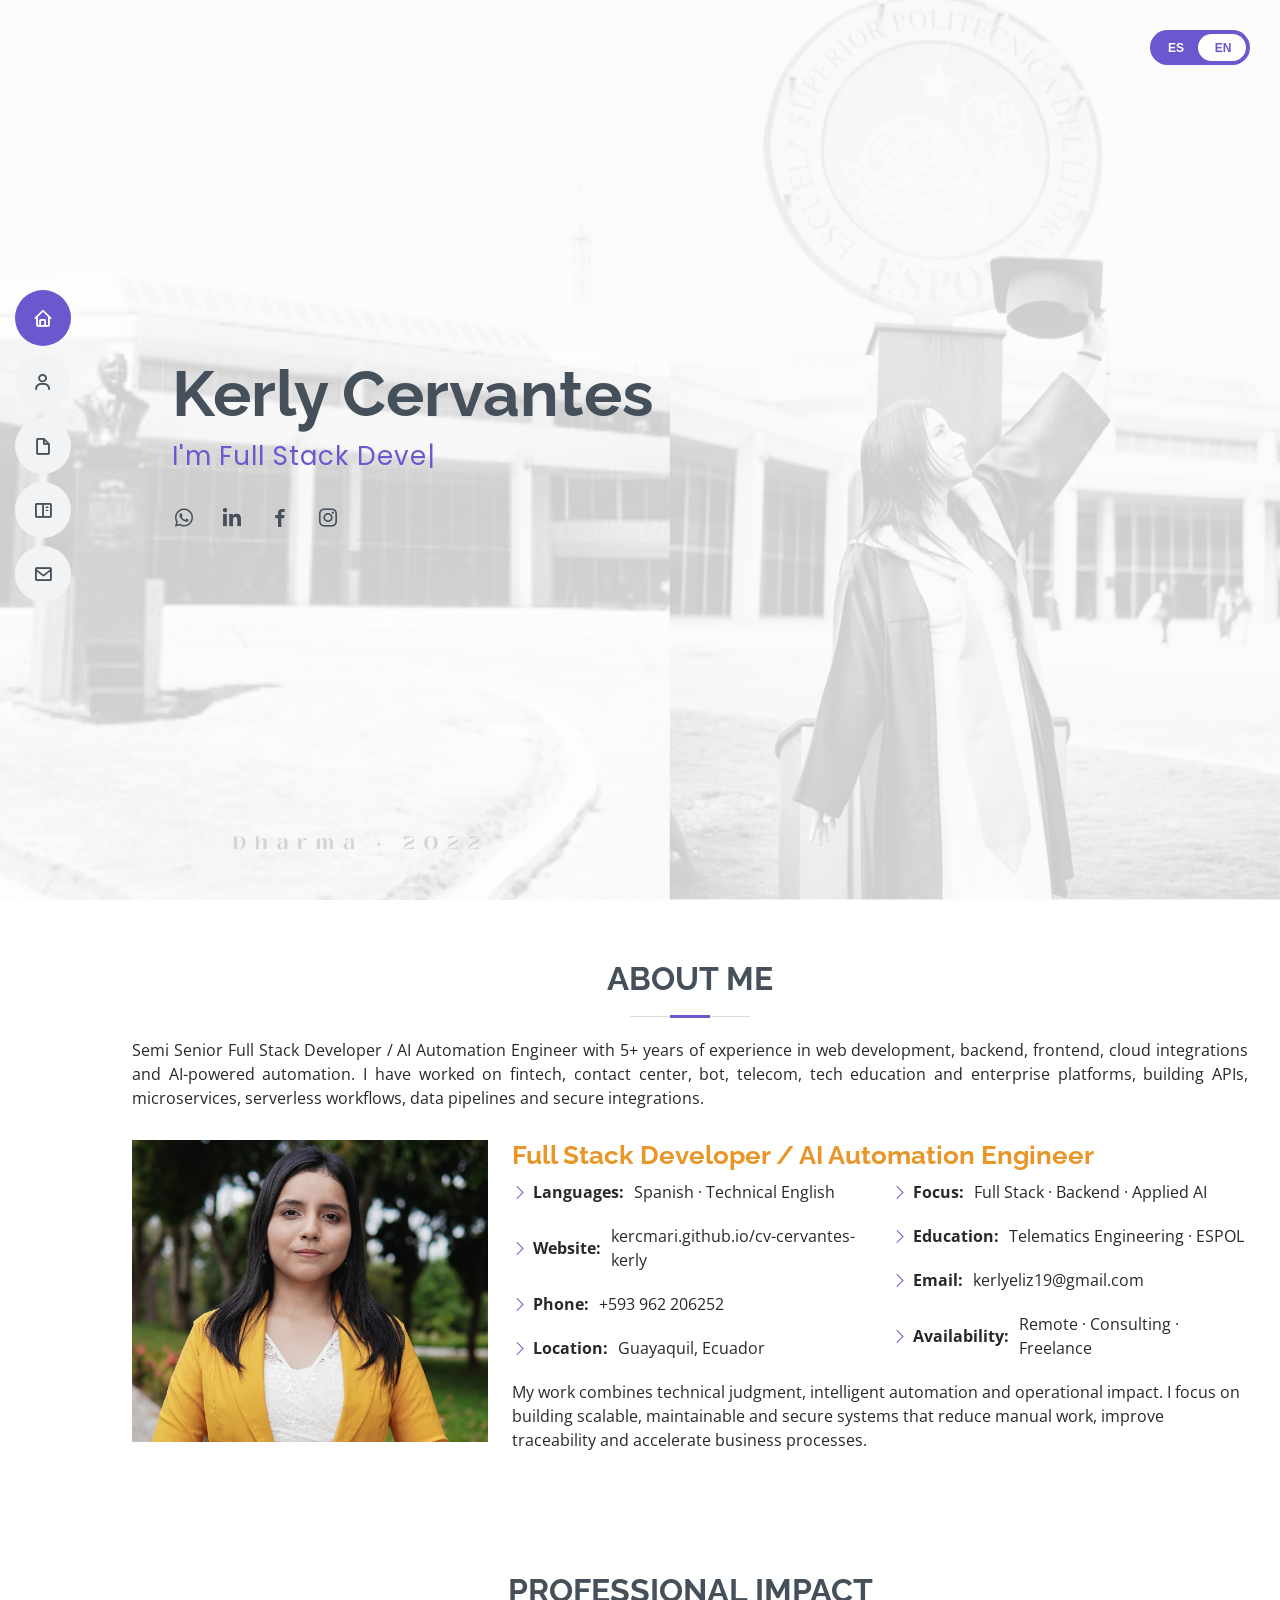
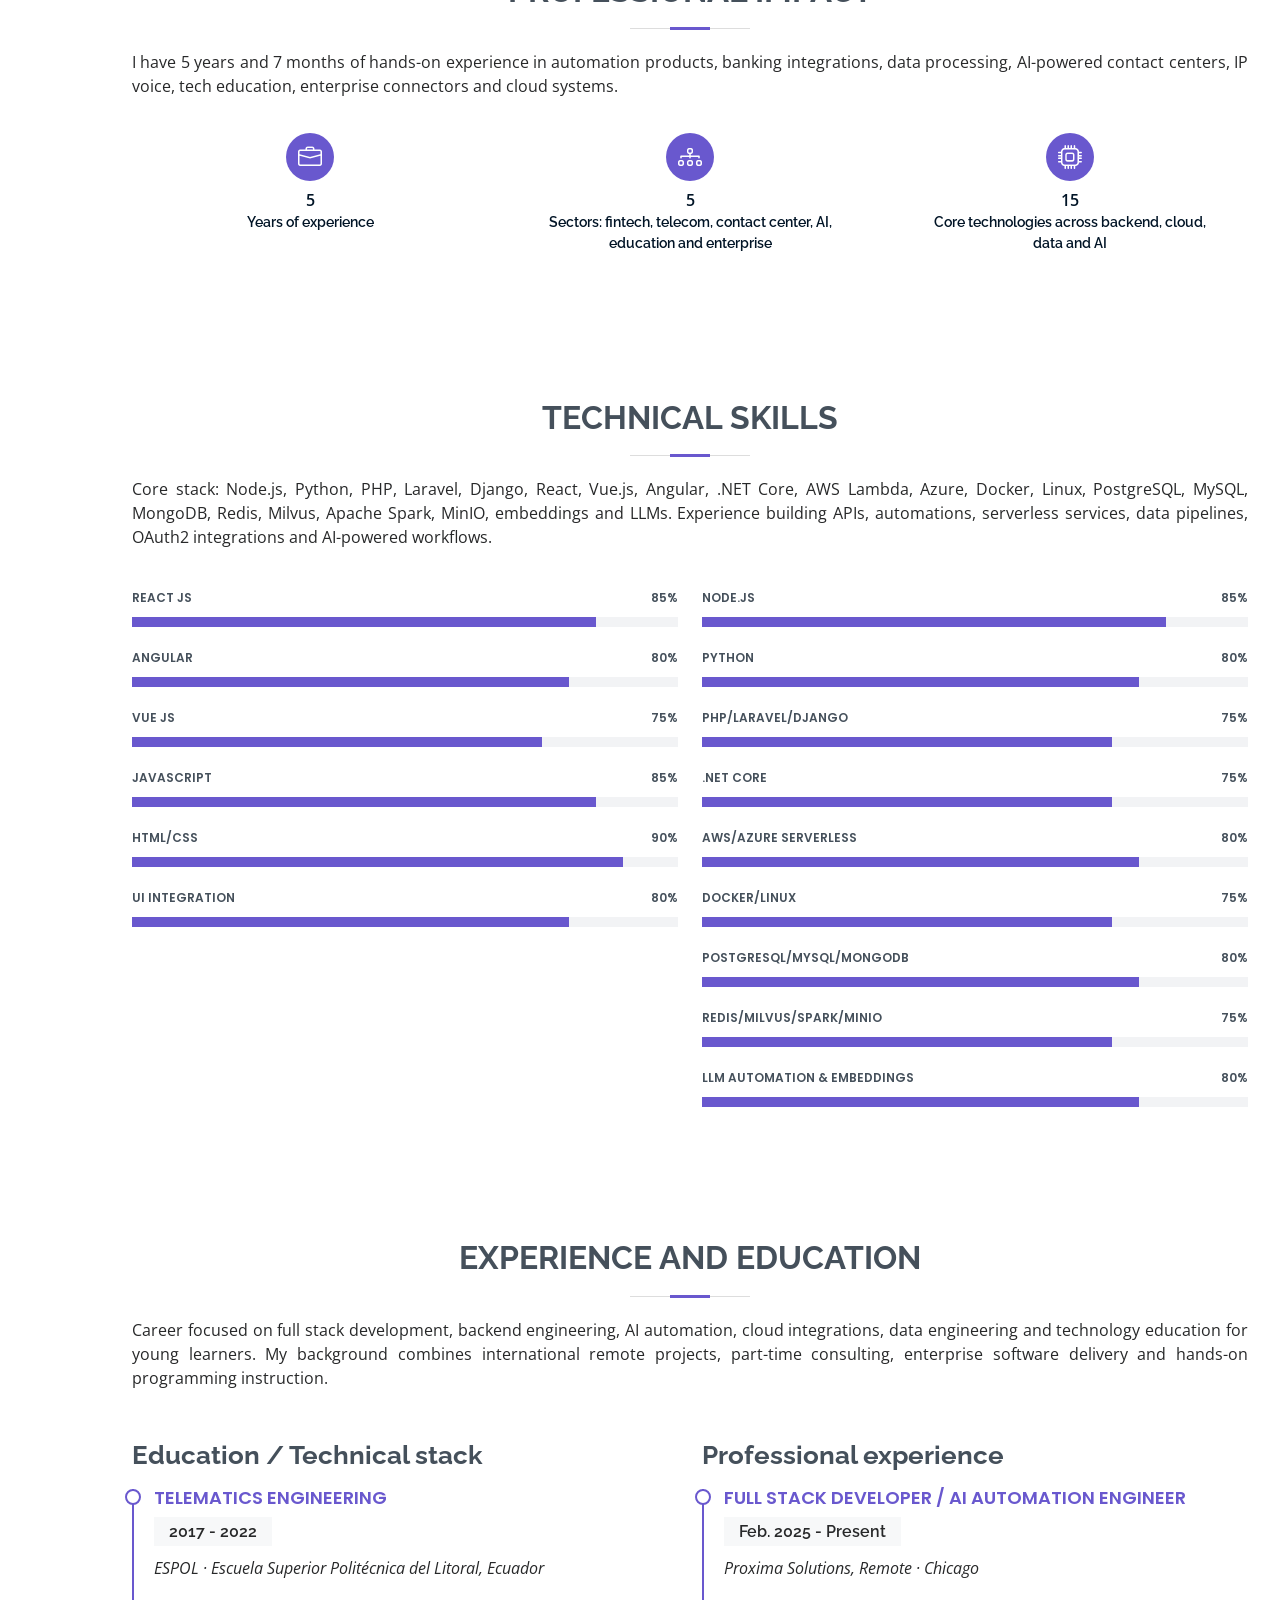
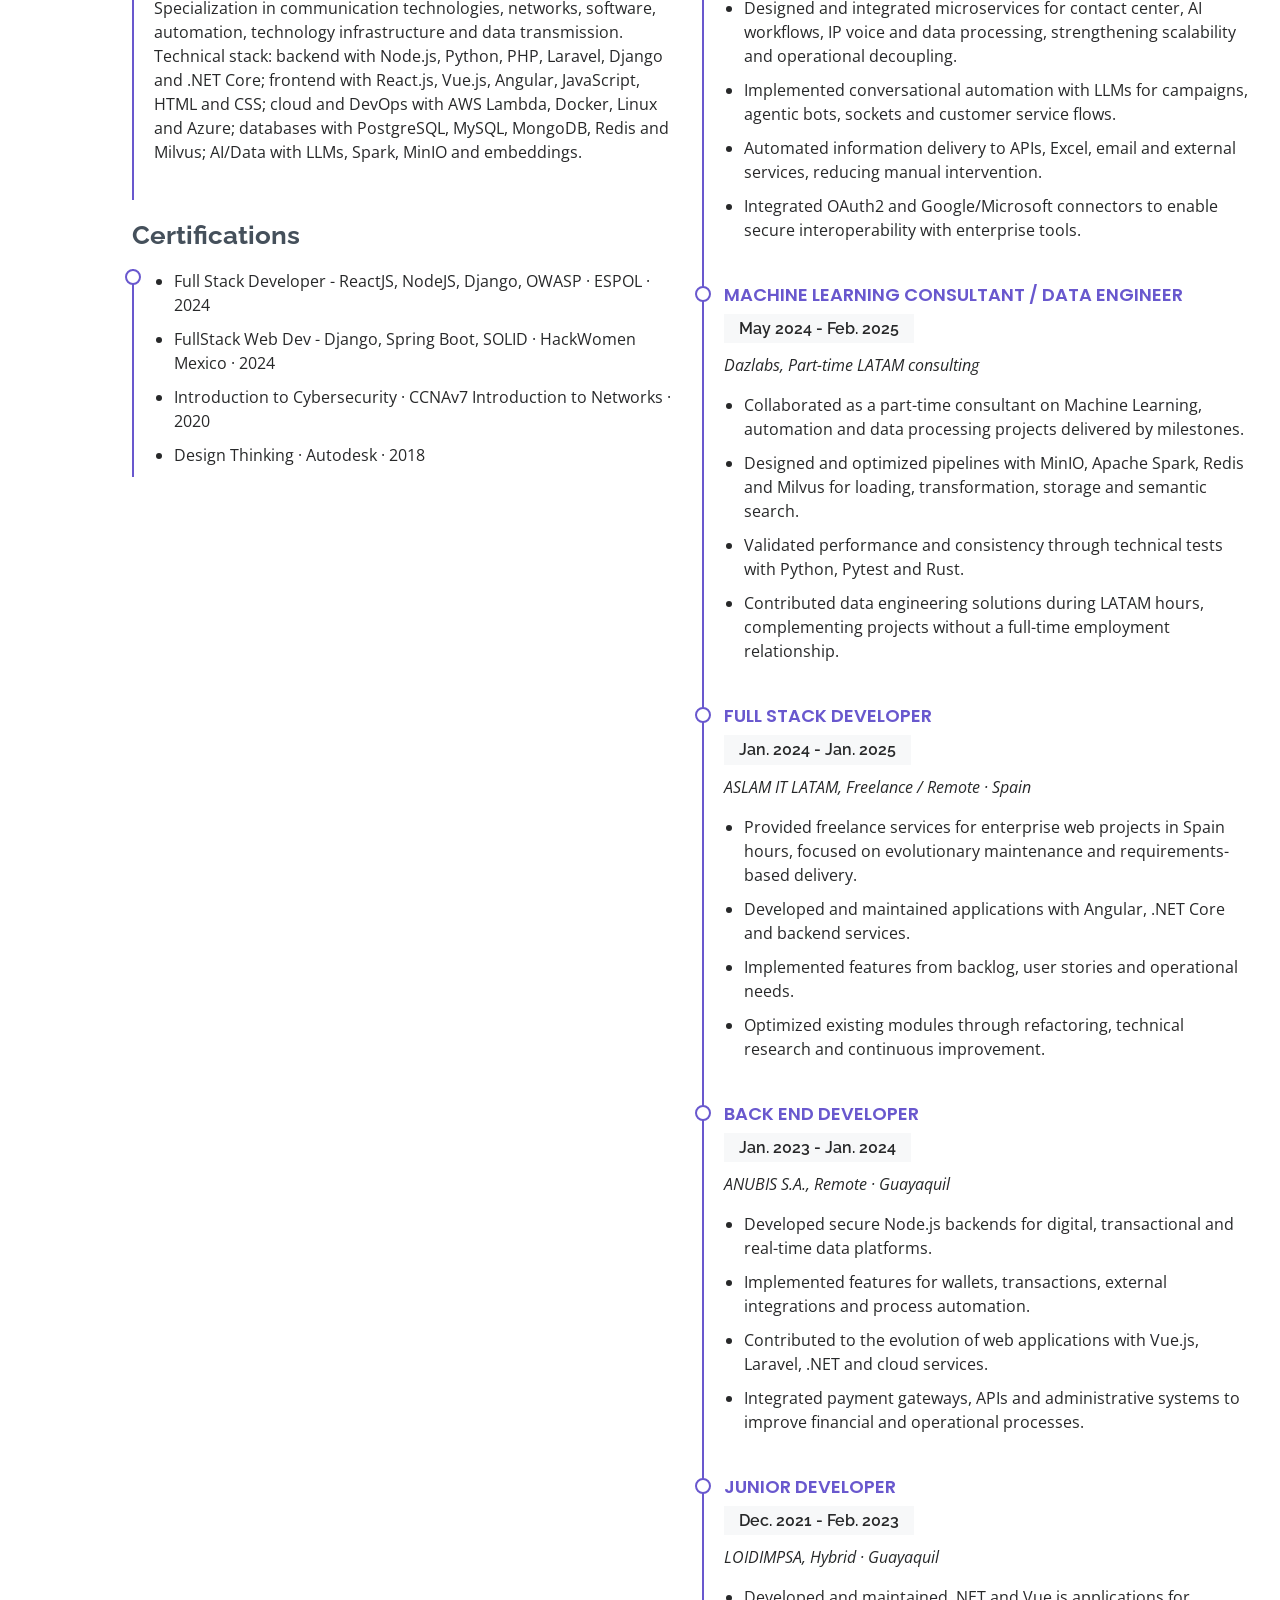
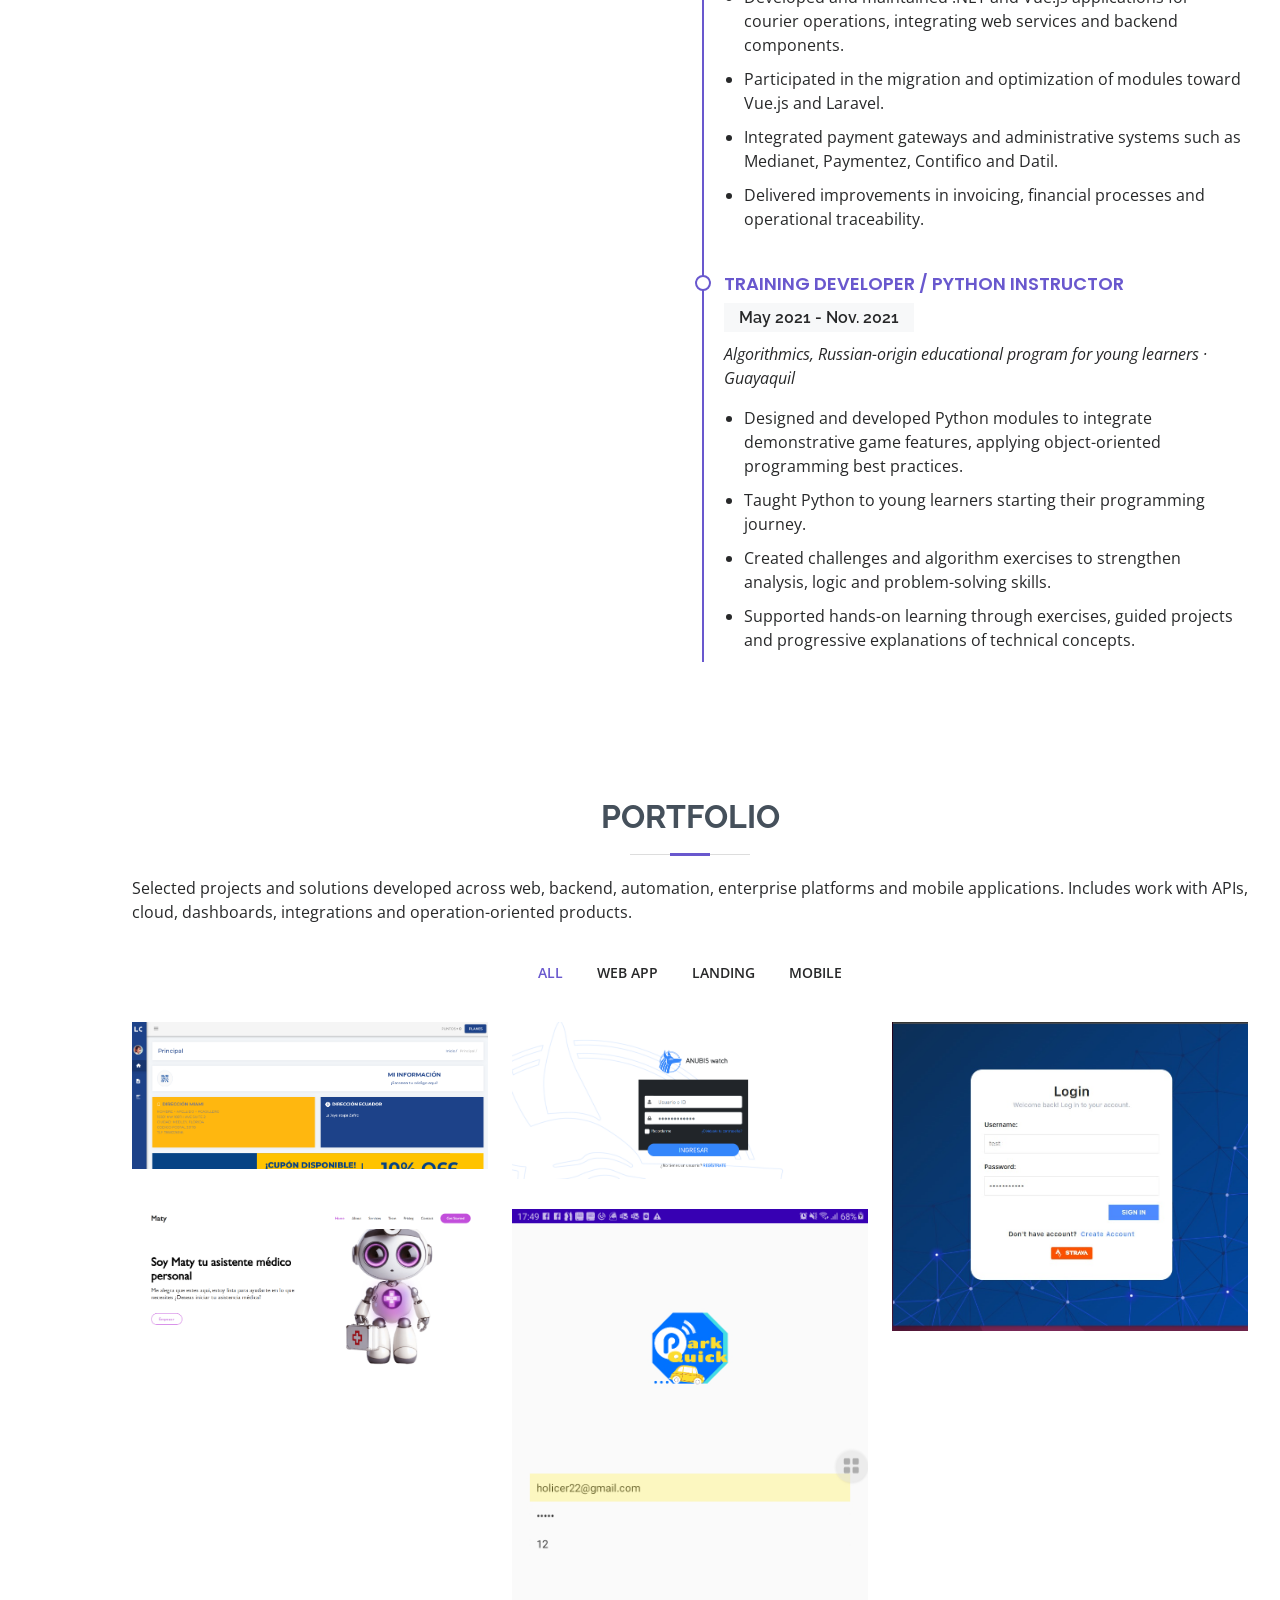
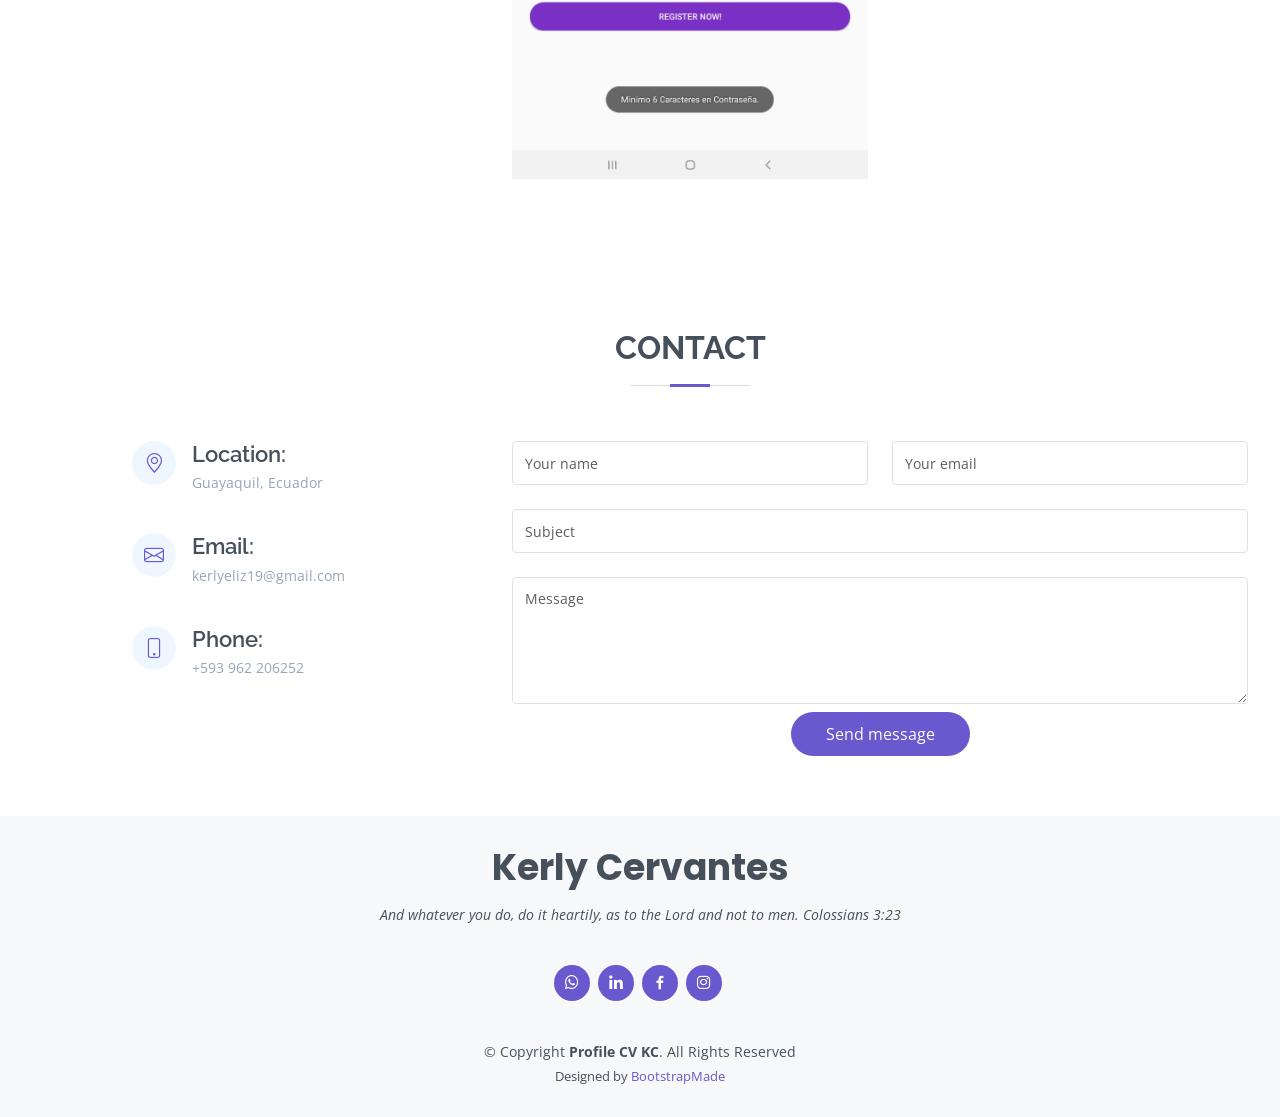
<file: index.html>
<!DOCTYPE html>
<html lang="en">

<head>
  <meta charset="utf-8">
  <meta content="width=device-width, initial-scale=1.0" name="viewport">

  <title>Kerly Cervantes | Full Stack Developer & AI Automation Engineer</title>
  <meta content="Semi Senior Full Stack Developer and AI Automation Engineer specialized in backend, frontend, cloud integrations, serverless workflows, data engineering and AI automation." name="description">
  <meta content="Kerly Cervantes, Full Stack Developer, AI Automation Engineer, Backend Developer, Node.js, Python, React, Angular, .NET, AWS, Docker, PostgreSQL" name="keywords">

  <link href="assets/img/favicon.png" rel="icon">
  <link href="assets/img/apple-touch-icon.png" rel="apple-touch-icon">

  <link href="https://fonts.googleapis.com/css?family=Open+Sans:300,300i,400,400i,600,600i,700,700i|Raleway:300,300i,400,400i,500,500i,600,600i,700,700i|Poppins:300,300i,400,400i,500,500i,600,600i,700,700i" rel="stylesheet">

  <link href="assets/vendor/aos/aos.css" rel="stylesheet">
  <link href="assets/vendor/bootstrap/css/bootstrap.min.css" rel="stylesheet">
  <link href="assets/vendor/bootstrap-icons/bootstrap-icons.css" rel="stylesheet">
  <link href="assets/vendor/boxicons/css/boxicons.min.css" rel="stylesheet">
  <link href="assets/vendor/glightbox/css/glightbox.min.css" rel="stylesheet">
  <link href="assets/vendor/swiper/swiper-bundle.min.css" rel="stylesheet">
  <link href="assets/css/style.css" rel="stylesheet">
</head>

<body>

  <div class="switch">
    <input id="language-toggle" class="check-toggle check-toggle-round-flat" type="checkbox" onchange="toggleLanguague()">
    <label for="language-toggle"></label>
    <span class="on">ES</span>
    <span class="off">EN</span>
  </div>

  <i class="bi bi-list mobile-nav-toggle d-lg-none"></i>

  <header id="header" class="d-flex flex-column justify-content-center">
    <nav id="navbar" class="navbar nav-menu">
      <ul>
        <li><a href="#hero" class="nav-link scrollto active"><i class="bx bx-home"></i> <span class="langchange" data-key="nav-home">Home</span></a></li>
        <li><a href="#about" class="nav-link scrollto"><i class="bx bx-user"></i> <span class="langchange" data-key="nav-about">Profile</span></a></li>
        <li><a href="#resume" class="nav-link scrollto"><i class="bx bx-file-blank"></i> <span class="langchange" data-key="nav-resume">Resume</span></a></li>
        <li><a href="#portfolio" class="nav-link scrollto"><i class="bx bx-book-content"></i> <span class="langchange" data-key="nav-portfolio">Portfolio</span></a></li>
        <li><a href="#contact" class="nav-link scrollto"><i class="bx bx-envelope"></i> <span class="langchange" data-key="nav-contact">Contact</span></a></li>
      </ul>
    </nav>
  </header>

  <section id="hero" class="d-flex flex-column justify-content-center">
    <div class="container" data-aos="zoom-in" data-aos-delay="100">
      <h1>Kerly Cervantes</h1>
      <p><span class="langchange" data-key="hero-title">I'm</span>
        <span class="langchange typed" data-key="hero-rol" data-typed-items="Full Stack Developer,AI Automation Engineer,Backend Developer"></span>
      </p>
      <div class="social-links">
        <a href="https://api.whatsapp.com/send?phone=+593962206252&text=Hola%20Kerly,%20vi%20tu%20portafolio%20y%20me%20interesa%20conversar%20contigo." class="twitter"><i class="bx bxl-whatsapp"></i></a>
        <a href="https://www.linkedin.com/in/kerlycervantes/" class="linkedin"><i class="bx bxl-linkedin"></i></a>
        <a href="https://www.facebook.com/ktchos/" class="facebook"><i class="bx bxl-facebook"></i></a>
        <a href="https://www.instagram.com/ktch_os/" class="instagram"><i class="bx bxl-instagram"></i></a>
      </div>
    </div>
  </section>

  <main id="main">
    <section id="about" class="about">
      <div class="container" data-aos="fade-up">
        <div class="section-title">
          <h2><span class="langchange" data-key="about-title"></span></h2>
          <p><span class="langchange" data-key="about-text"></span></p>
        </div>

        <div class="row">
          <div class="col-lg-4">
            <img src="assets/img/profile-img.jpg" class="img-fluid" alt="Kerly Cervantes profile photo">
          </div>
          <div class="col-lg-8 pt-4 pt-lg-0 content">
            <h3><span class="langchange" data-key="about-rol"></span></h3>
            <div class="row">
              <div class="col-lg-6">
                <ul>
                  <li><i class="bi bi-chevron-right"></i> <strong><span class="langchange" data-key="about-language"></span></strong> <span class="langchange" data-key="about-language-value"></span></li>
                  <li><i class="bi bi-chevron-right"></i> <strong><span class="langchange" data-key="about-website"></span></strong> <span class="langchange" data-key="about-website-value"></span></li>
                  <li><i class="bi bi-chevron-right"></i> <strong><span class="langchange" data-key="about-phone"></span></strong> <span>+593 962 206252</span></li>
                  <li><i class="bi bi-chevron-right"></i> <strong><span class="langchange" data-key="about-city"></span></strong> <span>Guayaquil, Ecuador</span></li>
                </ul>
              </div>
              <div class="col-lg-6">
                <ul>
                  <li><i class="bi bi-chevron-right"></i> <strong><span class="langchange" data-key="about-like"></span></strong> <span class="langchange" data-key="about-like-value"></span></li>
                  <li><i class="bi bi-chevron-right"></i> <strong><span class="langchange" data-key="about-degree"></span></strong> <span class="langchange" data-key="about-degree-value"></span></li>
                  <li><i class="bi bi-chevron-right"></i> <strong><span class="langchange" data-key="about-email"></span></strong> <span>kerlyeliz19@gmail.com</span></li>
                  <li><i class="bi bi-chevron-right"></i> <strong><span class="langchange" data-key="about-freelance-label"></span></strong> <span class="langchange" data-key="about-freelance"></span></li>
                </ul>
              </div>
            </div>
            <p><span class="langchange" data-key="about-hobby"></span></p>
          </div>
        </div>
      </div>
    </section>

    <section id="facts" class="facts">
      <div class="container" data-aos="fade-up">
        <div class="section-title">
          <h2><span class="langchange" data-key="fact-title"></span></h2>
          <p><span class="langchange" data-key="fact-experence"></span></p>
        </div>

        <div class="row">
          <div class="col-lg-4 col-md-6">
            <div class="count-box">
              <i class="bi bi-briefcase"></i>
              <span data-dynamic="experience-years" data-purecounter-start="0" data-purecounter-end="4" data-purecounter-duration="1" class="purecounter">4</span>
              <p><span class="langchange" data-key="fact-years"></span></p>
            </div>
          </div>

          <div class="col-lg-4 col-md-6 mt-5 mt-md-0">
            <div class="count-box">
              <i class="bi bi-diagram-3"></i>
              <span data-purecounter-start="0" data-purecounter-end="5" data-purecounter-duration="1" class="purecounter">5</span>
              <p><span class="langchange" data-key="fact-sectors"></span></p>
            </div>
          </div>

          <div class="col-lg-4 col-md-6 mt-5 mt-lg-0">
            <div class="count-box">
              <i class="bi bi-cpu"></i>
              <span data-purecounter-start="0" data-purecounter-end="15" data-purecounter-duration="1" class="purecounter">15</span>
              <p><span class="langchange" data-key="fact-tech"></span></p>
            </div>
          </div>
        </div>
      </div>
    </section>

    <section id="skills" class="skills section-bg">
      <div class="container" data-aos="fade-up">
        <div class="section-title">
          <h2><span class="langchange" data-key="skill-title"></span></h2>
          <p><span class="langchange" data-key="skill-resume"></span></p>
        </div>
        <div class="row skills-content">
          <div id="frontend" class="col-lg-6"></div>
          <div id="backend" class="col-lg-6"></div>
        </div>
      </div>
    </section>

    <section id="resume" class="resume">
      <div class="container" data-aos="fade-up">
        <div class="section-title">
          <h2><span class="langchange" data-key="resume-title"></span></h2>
          <p><span class="langchange" data-key="resume-intro"></span></p>
        </div>

        <div class="row">
          <div class="col-lg-6">
            <h3 class="resume-title"><span class="langchange" data-key="education-title"></span></h3>
            <div class="resume-item">
              <h4><span class="langchange" data-key="resume-education-carrer-1"></span></h4>
              <h5><span class="langchange" data-key="resume-education-date-1"></span></h5>
              <p><em><span class="langchange" data-key="resume-education-title-1"></span>, Ecuador</em></p>
              <p><span class="langchange" data-key="resume-education-resume-1"></span></p>
            </div>

            <h3 class="resume-title"><span class="langchange" data-key="certifications-title"></span></h3>
            <div class="resume-item">
              <ul>
                <li><span class="langchange" data-key="certification-1"></span></li>
                <li><span class="langchange" data-key="certification-2"></span></li>
                <li><span class="langchange" data-key="certification-3"></span></li>
                <li><span class="langchange" data-key="certification-4"></span></li>
              </ul>
            </div>
          </div>

          <div class="col-lg-6">
            <h3 class="resume-title"><span class="langchange" data-key="experience-title"></span></h3>
            <div class="langchange" data-key="experiences" id="professional"></div>
          </div>
        </div>
      </div>
    </section>

    <section id="portfolio" class="portfolio section-bg">
      <div class="container" data-aos="fade-up">
        <div class="section-title">
          <h2><span class="langchange" data-key="portfolio-title"></span></h2>
          <p><span class="langchange" data-key="portfolio-resume"></span></p>
        </div>

        <div class="row">
          <div class="col-lg-12 d-flex justify-content-center" data-aos="fade-up" data-aos-delay="100">
            <ul id="portfolio-flters">
              <li data-filter="*" class="filter-active"><span class="langchange" data-key="filter-all"></span></li>
              <li data-filter=".filter-app"><span class="langchange" data-key="filter-webapp"></span></li>
              <li data-filter=".filter-card"><span class="langchange" data-key="filter-landing"></span></li>
              <li data-filter=".filter-web"><span class="langchange" data-key="filter-mobile"></span></li>
            </ul>
          </div>
        </div>

        <div class="row portfolio-container" data-aos="fade-up" data-aos-delay="200">
          <div class="col-lg-4 col-md-6 portfolio-item filter-app">
            <div class="portfolio-wrap">
              <img src="assets/img/portfolio/portfolio-1.jpg" class="img-fluid" alt="Courier ERP project">
              <div class="portfolio-info">
                <h4><span class="langchange" data-key="project-1-title"></span></h4>
                <p><span class="langchange" data-key="project-1-desc"></span></p>
                <div class="portfolio-links">
                  <a href="assets/img/portfolio/portfolio-1.jpg" data-gallery="portfolioGallery" class="portfolio-lightbox" title="Courier ERP"><i class="bx bx-plus"></i></a>
                  <a href="https://www.loidimpsaexpress.com/" class="portfolio-details-lightbox"><i class="bx bx-link"></i></a>
                </div>
              </div>
            </div>
          </div>

          <div class="col-lg-4 col-md-6 portfolio-item filter-app">
            <div class="portfolio-wrap">
              <img src="assets/img/portfolio/portfolio-2.jpg" class="img-fluid" alt="Enterprise web platform">
              <div class="portfolio-info">
                <h4><span class="langchange" data-key="project-2-title"></span></h4>
                <p><span class="langchange" data-key="project-2-desc"></span></p>
                <div class="portfolio-links">
                  <a href="assets/img/portfolio/portfolio-2.jpg" data-gallery="portfolioGallery" class="portfolio-lightbox" title="Enterprise Web Platform"><i class="bx bx-plus"></i></a>
                  <a href="http://watch-frontend.s3-website-us-west-2.amazonaws.com/auth/login" class="portfolio-details-lightbox"><i class="bx bx-link"></i></a>
                </div>
              </div>
            </div>
          </div>

          <div class="col-lg-4 col-md-6 portfolio-item filter-app">
            <div class="portfolio-wrap">
              <img src="assets/img/portfolio/portfolio-3.jpg" class="img-fluid" alt="Network automation project">
              <div class="portfolio-info">
                <h4><span class="langchange" data-key="project-3-title"></span></h4>
                <p><span class="langchange" data-key="project-3-desc"></span></p>
                <div class="portfolio-links">
                  <a href="assets/img/portfolio/portfolio-3.jpg" data-gallery="portfolioGallery" class="portfolio-lightbox" title="Network Automation"><i class="bx bx-plus"></i></a>
                  <a href="https://github.com/Aldeberan-Cia-Ltda/mikrotik.git" class="portfolio-details-lightbox" data-glightbox="type: external"><i class="bx bx-link"></i></a>
                </div>
              </div>
            </div>
          </div>

          <div class="col-lg-4 col-md-6 portfolio-item filter-card">
            <div class="portfolio-wrap">
              <img src="assets/img/portfolio/portfolio-4.jpg" class="img-fluid" alt="AI medical assistant prototype">
              <div class="portfolio-info">
                <h4><span class="langchange" data-key="project-4-title"></span></h4>
                <p><span class="langchange" data-key="project-4-desc"></span></p>
                <div class="portfolio-links">
                  <a href="assets/img/portfolio/portfolio-4.jpg" data-gallery="portfolioGallery" class="portfolio-lightbox" title="AI Medical Assistant"><i class="bx bx-plus"></i></a>
                  <a href="https://kercmari.github.io/asistente-medico/" class="portfolio-details-lightbox" data-glightbox="type: external"><i class="bx bx-link"></i></a>
                </div>
              </div>
            </div>
          </div>

          <div class="col-lg-4 col-md-6 portfolio-item filter-web">
            <div class="portfolio-wrap">
              <img src="assets/img/portfolio/portfolio-7.jpg" class="img-fluid" alt="Smart Parking mobile project">
              <div class="portfolio-info">
                <h4><span class="langchange" data-key="project-5-title"></span></h4>
                <p><span class="langchange" data-key="project-5-desc"></span></p>
                <div class="portfolio-links">
                  <a href="assets/img/portfolio/portfolio-7.jpg" data-gallery="portfolioGallery" class="portfolio-lightbox" title="Smart Parking"><i class="bx bx-plus"></i></a>
                  <a href="https://github.com/amst-fiec/1T2021-Parqueadero-Inteligente-para-FIEC.git"><i class="bx bx-link"></i></a>
                </div>
              </div>
            </div>
          </div>
        </div>
      </div>
    </section>

    <section id="contact" class="contact">
      <div class="container" data-aos="fade-up">
        <div class="section-title">
          <h2><span class="langchange" data-key="contact-title"></span></h2>
        </div>

        <div class="row mt-1">
          <div class="col-lg-4">
            <div class="info">
              <div class="address">
                <i class="bi bi-geo-alt"></i>
                <h4><span class="langchange" data-key="contact-location"></span></h4>
                <p>Guayaquil, Ecuador</p>
              </div>

              <div class="email">
                <i class="bi bi-envelope"></i>
                <h4><span class="langchange" data-key="contact-email"></span></h4>
                <p>kerlyeliz19@gmail.com</p>
              </div>

              <div class="phone">
                <i class="bi bi-phone"></i>
                <h4><span class="langchange" data-key="contact-call"></span></h4>
                <p>+593 962 206252</p>
              </div>
            </div>
          </div>

          <div class="col-lg-8 mt-5 mt-lg-0">
            <form id="contactForm" action="https://api.whatsapp.com/send?phone=+593962206252" method="post" role="form" class="php-email-form">
              <div class="row">
                <div class="col-md-6 form-group">
                  <input type="text" name="name" class="form-control lang-placeholder" id="name" placeholder="Your name" required>
                </div>
                <div class="col-md-6 form-group mt-3 mt-md-0">
                  <input type="email" class="form-control lang-placeholder" name="email" id="email" placeholder="Your email" required>
                </div>
              </div>
              <div class="form-group mt-3">
                <input type="text" class="form-control lang-placeholder" name="subject" id="subject" placeholder="Subject" required>
              </div>
              <div class="form-group mt-3">
                <textarea class="form-control lang-placeholder" name="message" id="message" rows="5" placeholder="Message" required></textarea>
              </div>
              <div class="text-center"><button type="submit"><span class="langchange" data-key="form-send"></span></button></div>
            </form>
          </div>
        </div>
      </div>
    </section>
  </main>

  <footer id="footer">
    <div class="container">
      <h3>Kerly Cervantes</h3>
      <p><span class="langchange" data-key="footer-verse"></span></p>
      <div class="social-links">
        <a href="https://api.whatsapp.com/send?phone=+593962206252&text=Hola%20Kerly,%20vi%20tu%20portafolio%20y%20me%20interesa%20conversar%20contigo." class="twitter"><i class="bx bxl-whatsapp"></i></a>
        <a href="https://www.linkedin.com/in/kerlycervantes/" class="linkedin"><i class="bx bxl-linkedin"></i></a>
        <a href="https://www.facebook.com/ktchos/" class="facebook"><i class="bx bxl-facebook"></i></a>
        <a href="https://www.instagram.com/ktch_os/" class="instagram"><i class="bx bxl-instagram"></i></a>
      </div>
      <div class="copyright">
        &copy; Copyright <strong><span>Profile CV KC</span></strong>. All Rights Reserved
      </div>
      <div class="credits">
        Designed by <a href="https://bootstrapmade.com/">BootstrapMade</a>
      </div>
    </div>
  </footer>

  <div id="preloader"></div>
  <a href="#" class="back-to-top d-flex align-items-center justify-content-center"><i class="bi bi-arrow-up-short"></i></a>

  <script src="assets/vendor/purecounter/purecounter_vanilla.js"></script>
  <script src="assets/vendor/aos/aos.js"></script>
  <script src="assets/vendor/bootstrap/js/bootstrap.bundle.min.js"></script>
  <script src="assets/vendor/glightbox/js/glightbox.min.js"></script>
  <script src="assets/vendor/isotope-layout/isotope.pkgd.min.js"></script>
  <script src="assets/vendor/swiper/swiper-bundle.min.js"></script>
  <script src="assets/vendor/typed.js/typed.umd.js"></script>
  <script src="assets/vendor/waypoints/noframework.waypoints.js"></script>
  <script src="assets/vendor/php-email-form/validate.js"></script>
  <script src="assets/js/datos.js" type="module"></script>
  <script src="assets/js/main.js" type="module"></script>
</body>

</html>
</file>
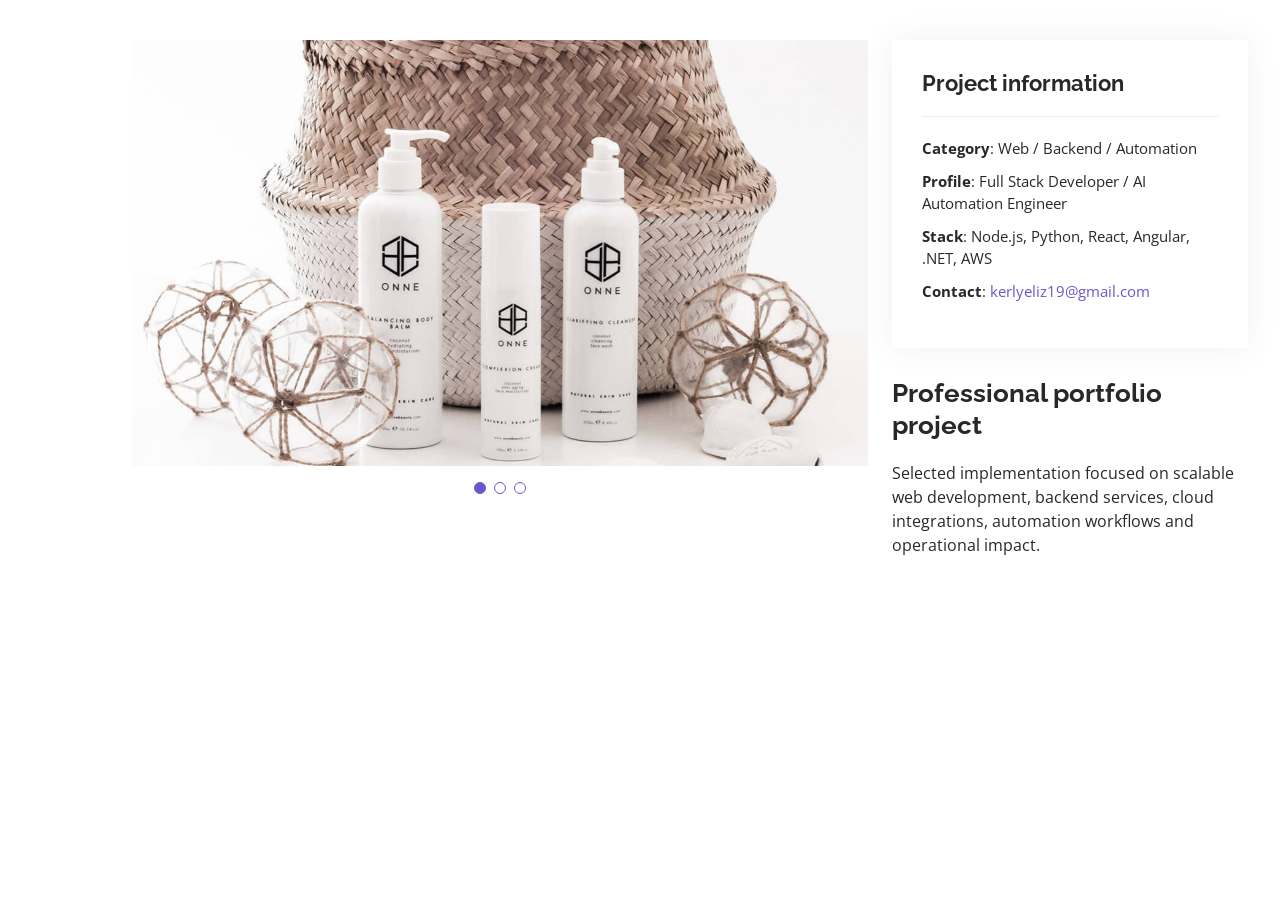
<file: portfolio-details.html>
<!DOCTYPE html>
<html lang="en">

<head>
  <meta charset="utf-8">
  <meta content="width=device-width, initial-scale=1.0" name="viewport">

  <title>Portfolio Details | Kerly Cervantes</title>
  <meta content="Portfolio details for Kerly Cervantes, Full Stack Developer and AI Automation Engineer." name="description">
  <meta content="Kerly Cervantes, Portfolio, Full Stack Developer, AI Automation Engineer" name="keywords">

  <link href="assets/img/favicon.png" rel="icon">
  <link href="assets/img/apple-touch-icon.png" rel="apple-touch-icon">

  <link href="https://fonts.googleapis.com/css?family=Open+Sans:300,300i,400,400i,600,600i,700,700i|Raleway:300,300i,400,400i,500,500i,600,600i,700,700i|Poppins:300,300i,400,400i,500,500i,600,600i,700,700i" rel="stylesheet">

  <link href="assets/vendor/aos/aos.css" rel="stylesheet">
  <link href="assets/vendor/bootstrap/css/bootstrap.min.css" rel="stylesheet">
  <link href="assets/vendor/bootstrap-icons/bootstrap-icons.css" rel="stylesheet">
  <link href="assets/vendor/boxicons/css/boxicons.min.css" rel="stylesheet">
  <link href="assets/vendor/glightbox/css/glightbox.min.css" rel="stylesheet">
  <link href="assets/vendor/swiper/swiper-bundle.min.css" rel="stylesheet">
  <link href="assets/css/style.css" rel="stylesheet">
</head>

<body>

  <main id="main">
    <section id="portfolio-details" class="portfolio-details">
      <div class="container">
        <div class="row gy-4">
          <div class="col-lg-8">
            <div class="portfolio-details-slider swiper">
              <div class="swiper-wrapper align-items-center">
                <div class="swiper-slide">
                  <img src="assets/img/portfolio/portfolio-details-1.jpg" alt="Portfolio project screenshot 1">
                </div>
                <div class="swiper-slide">
                  <img src="assets/img/portfolio/portfolio-details-2.jpg" alt="Portfolio project screenshot 2">
                </div>
                <div class="swiper-slide">
                  <img src="assets/img/portfolio/portfolio-details-3.jpg" alt="Portfolio project screenshot 3">
                </div>
              </div>
              <div class="swiper-pagination"></div>
            </div>
          </div>

          <div class="col-lg-4">
            <div class="portfolio-info">
              <h3>Project information</h3>
              <ul>
                <li><strong>Category</strong>: Web / Backend / Automation</li>
                <li><strong>Profile</strong>: Full Stack Developer / AI Automation Engineer</li>
                <li><strong>Stack</strong>: Node.js, Python, React, Angular, .NET, AWS</li>
                <li><strong>Contact</strong>: <a href="mailto:kerlyeliz19@gmail.com">kerlyeliz19@gmail.com</a></li>
              </ul>
            </div>
            <div class="portfolio-description">
              <h2>Professional portfolio project</h2>
              <p>
                Selected implementation focused on scalable web development, backend services, cloud integrations, automation workflows and operational impact.
              </p>
            </div>
          </div>
        </div>
      </div>
    </section>
  </main>

  <div id="preloader"></div>
  <a href="#" class="back-to-top d-flex align-items-center justify-content-center"><i class="bi bi-arrow-up-short"></i></a>

  <script src="assets/vendor/purecounter/purecounter_vanilla.js"></script>
  <script src="assets/vendor/aos/aos.js"></script>
  <script src="assets/vendor/bootstrap/js/bootstrap.bundle.min.js"></script>
  <script src="assets/vendor/glightbox/js/glightbox.min.js"></script>
  <script src="assets/vendor/isotope-layout/isotope.pkgd.min.js"></script>
  <script src="assets/vendor/swiper/swiper-bundle.min.js"></script>
  <script src="assets/vendor/typed.js/typed.umd.js"></script>
  <script src="assets/vendor/waypoints/noframework.waypoints.js"></script>
  <script src="assets/vendor/php-email-form/validate.js"></script>
  <script src="assets/js/main.js" type="module"></script>
</body>

</html>
</file>
<file: assets/css/style.css>
/**
* Template Name: MyResume
* Updated: Jan 29 2024 with Bootstrap v5.3.2
* Template URL: https://bootstrapmade.com/free-html-bootstrap-template-my-resume/
* Author: BootstrapMade.com
* License: https://bootstrapmade.com/license/
*/

/*--------------------------------------------------------------
# General
--------------------------------------------------------------*/
body {
  font-family: "Open Sans", sans-serif;
  color: #272829;
}

a {
  color: #6958ce;
  text-decoration: none;
}

a:hover {
  color: #067ded;
  text-decoration: none;
}

h1,
h2,
h3,
h4,
h5,
h6 {
  font-family: "Raleway", sans-serif;
}

/*--------------------------------------------------------------
# Back to top button
--------------------------------------------------------------*/
.back-to-top {
  position: fixed;
  visibility: hidden;
  opacity: 0;
  right: 15px;
  bottom: 15px;
  z-index: 996;
  background: #6958ce;
  width: 40px;
  height: 40px;
  border-radius: 50px;
  transition: all 0.4s;
}

.back-to-top i {
  font-size: 28px;
  color: #fff;
  line-height: 0;
}

.back-to-top:hover {
  background: #0678e3;
  color: #fff;
}

.back-to-top.active {
  visibility: visible;
  opacity: 1;
}

/*--------------------------------------------------------------
# Preloader
--------------------------------------------------------------*/
#preloader {
  position: fixed;
  top: 0;
  left: 0;
  right: 0;
  bottom: 0;
  z-index: 9999;
  overflow: hidden;
  background: #fff;
}

#preloader:before {
  content: "";
  position: fixed;
  top: calc(50% - 30px);
  left: calc(50% - 30px);
  border: 6px solid #6958ce;
  border-top-color: #fff;
  border-bottom-color: #fff;
  border-radius: 50%;
  width: 60px;
  height: 60px;
  animation: animate-preloader 1s linear infinite;
}

@keyframes animate-preloader {
  0% {
    transform: rotate(0deg);
  }

  100% {
    transform: rotate(360deg);
  }
}

/*--------------------------------------------------------------
# Disable aos animation delay on mobile devices
--------------------------------------------------------------*/
@media screen and (max-width: 768px) {
  [data-aos-delay] {
    transition-delay: 0 !important;
  }
 
}

/*--------------------------------------------------------------
# Header
--------------------------------------------------------------*/
#header {
  position: fixed;
  top: 0;
  left: 0;
  bottom: 0;
  z-index: 9997;
  transition: all 0.5s;
  padding: 15px;
  overflow-y: auto;
}

@media (max-width: 991px) {
  #header {
    width: 300px;
    background: #fff;
    border-right: 1px solid #e6e9ec;
    left: -300px;
  }
  .switch {
    
    top: 12px;
    left: 20px ;
  }
}

@media (min-width: 991px) {
  #main {
    margin-left: 100px;
  }
}

/*--------------------------------------------------------------
# Navigation Menu
--------------------------------------------------------------*/
/**
* Desktop Navigation 
*/
.nav-menu {
  padding: 0;
  display: block;
}

.nav-menu * {
  margin: 0;
  padding: 0;
  list-style: none;
}

.nav-menu>ul>li {
  position: relative;
  white-space: nowrap;
}

.nav-menu a,
.nav-menu a:focus {
  display: flex;
  align-items: center;
  color: #45505b;
  padding: 10px 18px;
  margin-bottom: 8px;
  transition: 0.3s;
  font-size: 15px;
  border-radius: 50px;
  background: #f2f3f5;
  height: 56px;
  width: 100%;
  overflow: hidden;
  transition: 0.3s;
}

.nav-menu a i,
.nav-menu a:focus i {
  font-size: 20px;
}

.nav-menu a span,
.nav-menu a:focus span {
  padding: 0 5px 0 7px;
  color: #45505b;
}

@media (min-width: 992px) {

  .nav-menu a,
  .nav-menu a:focus {
    width: 56px;
  }

  .nav-menu a span,
  .nav-menu a:focus span {
    display: none;
    color: #fff;
  }
}

.nav-menu a:hover,
.nav-menu .active,
.nav-menu .active:focus,
.nav-menu li:hover>a {
  color: #fff;
  background: #6958ce;
}

.nav-menu a:hover span,
.nav-menu .active span,
.nav-menu .active:focus span,
.nav-menu li:hover>a span {
  color: #fff;
}

.nav-menu a:hover,
.nav-menu li:hover>a {
  width: 100%;
  color: #fff;
}

.nav-menu a:hover span,
.nav-menu li:hover>a span {
  display: block;
}

/**
* Mobile Navigation 
*/
.mobile-nav-toggle {
  position: fixed;
  right: 10px;
  top: 10px;
  z-index: 9998;
  border: 0;
  background: none;
  font-size: 28px;
  transition: all 0.4s;
  outline: none !important;
  line-height: 0;
  cursor: pointer;
  border-radius: 50px;
  padding: 5px;
}

.mobile-nav-toggle i {
  color: #45505b;
}

.mobile-nav-active {
  overflow: hidden;
}

.mobile-nav-active #header {
  left: 0;
}

.mobile-nav-active .mobile-nav-toggle {
  color: #fff;
  background-color: #6958ce;
}

/*--------------------------------------------------------------
# Hero Section
--------------------------------------------------------------*/
#hero {
  width: 100%;
  height: 100vh;
  background: url("../img/hero-bg.png") top right no-repeat;
  background-size: cover;
  position: relative;
}

@media (min-width: 992px) {
  #hero {
    padding-left: 160px;
  }
}

#hero:before {
  content: "";
  background: rgba(255, 255, 255, 0.8);
  position: absolute;
  bottom: 0;
  top: 0;
  left: 0;
  right: 0;
}

#hero h1 {
  margin: 0;
  font-size: 64px;
  font-weight: 700;
  line-height: 56px;
  color: #45505b;
}

#hero p {
  color: #45505b;
  margin: 15px 0 0 0;
  font-size: 26px;
  font-family: "Poppins", sans-serif;
}

#hero p span {
  color: #6958ce;
  letter-spacing: 1px;
}

#hero .social-links {
  margin-top: 30px;
}

#hero .social-links a {
  font-size: 24px;
  display: inline-block;
  color: #45505b;
  line-height: 1;
  margin-right: 20px;
  transition: 0.3s;
}

#hero .social-links a:hover {
  color: #6958ce;
}

@media (max-width: 992px) {
  #hero {
    text-align: center;
  }

  #hero h1 {
    font-size: 32px;
    line-height: 36px;
  }

  #hero p {
    margin-top: 10px;
    font-size: 20px;
    line-height: 24px;
  }
}

/*--------------------------------------------------------------
# Sections General
--------------------------------------------------------------*/
section {
  padding: 60px 0;
  overflow: hidden;
}

.section-title {
  text-align: center;
  padding-bottom: 30px;
}

.section-title p {
  text-align: justify;
}
.section-title h2 {
  font-size: 32px;
  font-weight: bold;
  text-transform: uppercase;
  margin-bottom: 20px;
  padding-bottom: 20px;
  position: relative;
  color: #45505b;
}

.section-title h2::before {
  content: "";
  position: absolute;
  display: block;
  width: 120px;
  height: 1px;
  background: #ddd;
  bottom: 1px;
  left: calc(50% - 60px);
}

.section-title h2::after {
  content: "";
  position: absolute;
  display: block;
  width: 40px;
  height: 3px;
  background: #6958ce;
  bottom: 0;
  left: calc(50% - 20px);
}

.section-title p {
  margin-bottom: 0;
}

/*--------------------------------------------------------------
# About
--------------------------------------------------------------*/
.about .content h3 {
  font-weight: 700;
  font-size: 26px;
  color: #e99628;
}

.about .content ul {
  list-style: none;
  padding: 0;
}

.about .content ul li {
  margin-bottom: 20px;
  display: flex;
  align-items: center;
}

.about .content ul strong {
  margin-right: 10px;
}

.about .content ul i {
  font-size: 16px;
  margin-right: 5px;
  color: #6958ce;
  line-height: 0;
}

.about .content p:last-child {
  margin-bottom: 0;
}

/*--------------------------------------------------------------
# Facts
--------------------------------------------------------------*/
.facts .count-box {
  padding: 30px 30px 25px 30px;
  margin-top: 30px;
  width: 100%;
  position: relative;
  text-align: center;
  background: #fff;
}

.facts .count-box i {
  position: absolute;
  top: -25px;
  left: 50%;
  transform: translateX(-50%);
  font-size: 24px;
  background: #6958ce;
  color: #fff;
  border-radius: 50px;
  display: inline-flex;
  align-items: center;
  justify-content: center;
  width: 48px;
  height: 48px;
}

.facts .count-box span {
 
  display: block;
  font-weight: 600;
  color: #011426;
}

.facts .count-box p {
  padding: 0;
  margin: 0;
  font-family: "Raleway", sans-serif;
  font-size: 14px;
}

/*--------------------------------------------------------------
# Akills
--------------------------------------------------------------*/
.skills .progress {
  height: 60px;
  display: block;
  background: none;
  border-radius: 0;
}

.skills .progress .skill {
  padding: 10px 0;
  margin: 0;
  text-transform: uppercase;
  display: block;
  font-weight: 600;
  font-family: "Poppins", sans-serif;
  color: #45505b;
}

.skills .progress .skill .val {
  float: right;
  font-style: normal;
}

.skills .progress-bar-wrap {
  background: #f2f3f5;
}

.skills .progress-bar {
  width: 1px;
  height: 10px;
  transition: 0.9s;
  background-color: #6958ce;
}

/*--------------------------------------------------------------
# Resume
--------------------------------------------------------------*/
.resume .resume-title {
  font-size: 26px;
  font-weight: 700;
  margin-top: 20px;
  margin-bottom: 20px;
  color: #45505b;
}

.resume .resume-item {
  padding: 0 0 20px 20px;
  margin-top: -2px;
  border-left: 2px solid #6958ce;
  position: relative;
}

.resume .resume-item h4 {
  line-height: 18px;
  font-size: 18px;
  font-weight: 600;
  text-transform: uppercase;
  font-family: "Poppins", sans-serif;
  color: #6958ce;
  margin-bottom: 10px;
}

.resume .resume-item h5 {
  font-size: 16px;
  background: #f7f8f9;
  padding: 5px 15px;
  display: inline-block;
  font-weight: 600;
  margin-bottom: 10px;
}

.resume .resume-item ul {
  padding-left: 20px;
}

.resume .resume-item ul li {
  padding-bottom: 10px;
}

.resume .resume-item:last-child {
  padding-bottom: 0;
}

.resume .resume-item::before {
  content: "";
  position: absolute;
  width: 16px;
  height: 16px;
  border-radius: 50px;
  left: -9px;
  top: 0;
  background: #fff;
  border: 2px solid #6958ce;
}

/*--------------------------------------------------------------
# Portfolio
--------------------------------------------------------------*/
.portfolio .portfolio-item {
  margin-bottom: 30px;
}

.portfolio #portfolio-flters {
  padding: 0;
  margin: 0 auto 25px auto;
  list-style: none;
  text-align: center;
  background: #fff;
  border-radius: 50px;
  padding: 2px 15px;
}

.portfolio #portfolio-flters li {
  cursor: pointer;
  display: inline-block;
  padding: 10px 15px;
  font-size: 14px;
  font-weight: 600;
  line-height: 1;
  text-transform: uppercase;
  color: #272829;
  margin-bottom: 5px;
  transition: all 0.3s ease-in-out;
}

.portfolio #portfolio-flters li:hover,
.portfolio #portfolio-flters li.filter-active {
  color: #6958ce;
}

.portfolio #portfolio-flters li:last-child {
  margin-right: 0;
}

.portfolio .portfolio-wrap {
  transition: 0.3s;
  position: relative;
  overflow: hidden;
  z-index: 1;
  background: rgba(69, 80, 91, 0.8);
}

.portfolio .portfolio-wrap::before {
  content: "";
  background: rgba(255, 255, 255, 0.7);
  position: absolute;
  left: 30px;
  right: 30px;
  top: 30px;
  bottom: 30px;
  transition: all ease-in-out 0.3s;
  z-index: 2;
  opacity: 0;
}

.portfolio .portfolio-wrap .portfolio-info {
  opacity: 0;
  position: absolute;
  top: 0;
  left: 0;
  right: 0;
  bottom: 0;
  text-align: center;
  z-index: 3;
  transition: all ease-in-out 0.3s;
  display: flex;
  flex-direction: column;
  justify-content: center;
  align-items: center;
}

.portfolio .portfolio-wrap .portfolio-info::before {
  display: block;
  content: "";
  width: 48px;
  height: 48px;
  position: absolute;
  top: 35px;
  left: 35px;
  border-top: 3px solid #d7dce1;
  border-left: 3px solid #d7dce1;
  transition: all 0.5s ease 0s;
  z-index: 9994;
}

.portfolio .portfolio-wrap .portfolio-info::after {
  display: block;
  content: "";
  width: 48px;
  height: 48px;
  position: absolute;
  bottom: 35px;
  right: 35px;
  border-bottom: 3px solid #d7dce1;
  border-right: 3px solid #d7dce1;
  transition: all 0.5s ease 0s;
  z-index: 9994;
}

.portfolio .portfolio-wrap .portfolio-info h4 {
  font-size: 20px;
  color: #45505b;
  font-weight: 600;
}

.portfolio .portfolio-wrap .portfolio-info p {
  color: #45505b;
  font-size: 14px;
  text-transform: uppercase;
  padding: 0;
  margin: 0;
}

.portfolio .portfolio-wrap .portfolio-links {
  text-align: center;
  z-index: 4;
}

.portfolio .portfolio-wrap .portfolio-links a {
  color: #45505b;
  margin: 0 2px;
  font-size: 28px;
  display: inline-block;
  transition: 0.3s;
}

.portfolio .portfolio-wrap .portfolio-links a:hover {
  color: #148af9;
}

.portfolio .portfolio-wrap:hover::before {
  top: 0;
  left: 0;
  right: 0;
  bottom: 0;
  opacity: 1;
}

.portfolio .portfolio-wrap:hover .portfolio-info {
  opacity: 1;
}

.portfolio .portfolio-wrap:hover .portfolio-info::before {
  top: 15px;
  left: 15px;
}

.portfolio .portfolio-wrap:hover .portfolio-info::after {
  bottom: 15px;
  right: 15px;
}

/*--------------------------------------------------------------
# Portfolio Details
--------------------------------------------------------------*/
.portfolio-details {
  padding-top: 40px;
}

.portfolio-details .portfolio-details-slider img {
  width: 100%;
}

.portfolio-details .portfolio-details-slider .swiper-pagination {
  margin-top: 20px;
  position: relative;
}

.portfolio-details .portfolio-details-slider .swiper-pagination .swiper-pagination-bullet {
  width: 12px;
  height: 12px;
  background-color: #fff;
  opacity: 1;
  border: 1px solid #6958ce;
}

.portfolio-details .portfolio-details-slider .swiper-pagination .swiper-pagination-bullet-active {
  background-color: #6958ce;
}

.portfolio-details .portfolio-info {
  padding: 30px;
  box-shadow: 0px 0 30px rgba(69, 80, 91, 0.08);
}

.portfolio-details .portfolio-info h3 {
  font-size: 22px;
  font-weight: 700;
  margin-bottom: 20px;
  padding-bottom: 20px;
  border-bottom: 1px solid #eee;
}

.portfolio-details .portfolio-info ul {
  list-style: none;
  padding: 0;
  font-size: 15px;
}

.portfolio-details .portfolio-info ul li+li {
  margin-top: 10px;
}

.portfolio-details .portfolio-description {
  padding-top: 30px;
}

.portfolio-details .portfolio-description h2 {
  font-size: 26px;
  font-weight: 700;
  margin-bottom: 20px;
}

.portfolio-details .portfolio-description p {
  padding: 0;
}

/*--------------------------------------------------------------
# Services
--------------------------------------------------------------*/
.services .icon-box {
  text-align: center;
  padding: 70px 20px 80px 20px;
  transition: all ease-in-out 0.3s;
  background: #fff;
  box-shadow: 0px 5px 90px 0px rgba(110, 123, 131, 0.05);
}

.services .icon-box .icon {
  margin: 0 auto;
  width: 100px;
  height: 100px;
  display: flex;
  align-items: center;
  justify-content: center;
  transition: ease-in-out 0.3s;
  position: relative;
}

.services .icon-box .icon i {
  font-size: 36px;
  transition: 0.5s;
  position: relative;
}

.services .icon-box .icon svg {
  position: absolute;
  top: 0;
  left: 0;
}

.services .icon-box .icon svg path {
  transition: 0.5s;
  fill: #f5f5f5;
}

.services .icon-box h4 {
  font-weight: 600;
  margin: 10px 0 15px 0;
  font-size: 22px;
}

.services .icon-box h4 a {
  color: #45505b;
  transition: ease-in-out 0.3s;
}

.services .icon-box p {
  line-height: 24px;
  font-size: 14px;
  margin-bottom: 0;
}

.services .icon-box:hover {
  border-color: #fff;
  box-shadow: 0px 0 35px 0 rgba(0, 0, 0, 0.08);
}

.services .iconbox-blue i {
  color: #47aeff;
}

.services .iconbox-blue:hover .icon i {
  color: #fff;
}

.services .iconbox-blue:hover .icon path {
  fill: #47aeff;
}

.services .iconbox-orange i {
  color: #ffa76e;
}

.services .iconbox-orange:hover .icon i {
  color: #fff;
}

.services .iconbox-orange:hover .icon path {
  fill: #ffa76e;
}

.services .iconbox-pink i {
  color: #e80368;
}

.services .iconbox-pink:hover .icon i {
  color: #fff;
}

.services .iconbox-pink:hover .icon path {
  fill: #e80368;
}

.services .iconbox-yellow i {
  color: #ffbb2c;
}

.services .iconbox-yellow:hover .icon i {
  color: #fff;
}

.services .iconbox-yellow:hover .icon path {
  fill: #ffbb2c;
}

.services .iconbox-red i {
  color: #ff5828;
}

.services .iconbox-red:hover .icon i {
  color: #fff;
}

.services .iconbox-red:hover .icon path {
  fill: #ff5828;
}

.services .iconbox-teal i {
  color: #11dbcf;
}

.services .iconbox-teal:hover .icon i {
  color: #fff;
}

.services .iconbox-teal:hover .icon path {
  fill: #11dbcf;
}

/*--------------------------------------------------------------
# Testimonials
--------------------------------------------------------------*/
.testimonials .section-header {
  margin-bottom: 40px;
}

.testimonials .testimonials-carousel,
.testimonials .testimonials-slider {
  overflow: hidden;
}

.testimonials .testimonial-item {
  text-align: center;
}

.testimonials .testimonial-item .testimonial-img {
  width: 120px;
  border-radius: 50%;
  border: 4px solid #fff;
  margin: 0 auto;
}

.testimonials .testimonial-item h3 {
  font-size: 20px;
  font-weight: bold;
  margin: 10px 0 5px 0;
  color: #111;
}

.testimonials .testimonial-item h4 {
  font-size: 14px;
  color: #999;
  margin: 0 0 15px 0;
}

.testimonials .testimonial-item .quote-icon-left,
.testimonials .testimonial-item .quote-icon-right {
  color: #90c8fc;
  font-size: 26px;
}

.testimonials .testimonial-item .quote-icon-left {
  display: inline-block;
  left: -5px;
  position: relative;
}

.testimonials .testimonial-item .quote-icon-right {
  display: inline-block;
  right: -5px;
  position: relative;
  top: 10px;
}

.testimonials .testimonial-item p {
  font-style: italic;
  margin: 0 auto 15px auto;
}

.testimonials .swiper-pagination {
  margin-top: 20px;
  position: relative;
}

.testimonials .swiper-pagination .swiper-pagination-bullet {
  width: 12px;
  height: 12px;
  background-color: #fff;
  opacity: 1;
  border: 1px solid #6958ce;
}

.testimonials .swiper-pagination .swiper-pagination-bullet-active {
  background-color: #6958ce;
}

@media (min-width: 992px) {
  .testimonials .testimonial-item p {
    width: 80%;
  }
}

/*--------------------------------------------------------------
# Contact
--------------------------------------------------------------*/
.contact .info {
  width: 100%;
  background: #fff;
}

.contact .info i {
  font-size: 20px;
  color: #6958ce;
  float: left;
  width: 44px;
  height: 44px;
  background: #eef7ff;
  display: flex;
  justify-content: center;
  align-items: center;
  border-radius: 50px;
  transition: all 0.3s ease-in-out;
}

.contact .info h4 {
  padding: 0 0 0 60px;
  font-size: 22px;
  font-weight: 600;
  margin-bottom: 5px;
  color: #45505b;
}

.contact .info p {
  padding: 0 0 0 60px;
  margin-bottom: 0;
  font-size: 14px;
  color: #15315f70;
}

.contact .info .email,
.contact .info .phone {
  margin-top: 40px;
}

.contact .info .email:hover i,
.contact .info .address:hover i,
.contact .info .phone:hover i {
  background: #6958ce;
  color: #fff;
}

.contact .php-email-form {
  width: 100%;
  background: #fff;
}

.contact .php-email-form .form-group {
  padding-bottom: 8px;
}

.contact .php-email-form .error-message {
  display: none;
  color: #fff;
  background: #ed3c0d;
  text-align: left;
  padding: 15px;
  font-weight: 600;
}

.contact .php-email-form .error-message br+br {
  margin-top: 25px;
}

.contact .php-email-form .sent-message {
  display: none;
  color: #fff;
  background: #18d26e;
  text-align: center;
  padding: 15px;
  font-weight: 600;
}

.contact .php-email-form .loading {
  display: none;
  background: #fff;
  text-align: center;
  padding: 15px;
}

.contact .php-email-form .loading:before {
  content: "";
  display: inline-block;
  border-radius: 50%;
  width: 24px;
  height: 24px;
  margin: 0 10px -6px 0;
  border: 3px solid #18d26e;
  border-top-color: #eee;
  animation: animate-loading 1s linear infinite;
}

.contact .php-email-form input,
.contact .php-email-form textarea {
  border-radius: 4px;
  box-shadow: none;
  font-size: 14px;
}

.contact .php-email-form input[type=text],
.contact .php-email-form input[type=email] {
  height: 44px;
}

.contact .php-email-form textarea {
  padding: 10px 12px;
}

.contact .php-email-form button[type=submit] {
  background: #6958ce;
  border: 0;
  padding: 10px 35px;
  color: #fff;
  transition: 0.4s;
  border-radius: 50px;
}

.contact .php-email-form button[type=submit]:hover {
  background: #0678e3;
}

@keyframes animate-loading {
  0% {
    transform: rotate(0deg);
  }

  100% {
    transform: rotate(360deg);
  }
}

/*--------------------------------------------------------------
# Footer
--------------------------------------------------------------*/
#footer {
  background: #f7f8f9;
  color: #45505b;
  font-size: 14px;
  text-align: center;
  padding: 30px 0;
}

#footer h3 {
  font-size: 36px;
  font-weight: 700;
  position: relative;
  font-family: "Poppins", sans-serif;
  padding: 0;
  margin: 0 0 15px 0;
}

#footer p {
  font-size: 15;
  font-style: italic;
  padding: 0;
  margin: 0 0 40px 0;
}

#footer .social-links {
  margin: 0 0 40px 0;
}

#footer .social-links a {
  font-size: 18px;
  display: inline-block;
  background: #6958ce;
  color: #fff;
  line-height: 1;
  padding: 8px 0;
  margin-right: 4px;
  border-radius: 50%;
  text-align: center;
  width: 36px;
  height: 36px;
  transition: 0.3s;
}

#footer .social-links a:hover {
  background: #0678e3;
  color: #fff;
  text-decoration: none;
}

#footer .copyright {
  margin: 0 0 5px 0;
}

#footer .credits {
  font-size: 13px;
}
/*Nuevo*/

.switch {
  position: absolute;
  top: 30px;
  right: 30px;
  width: 100px;
  height: 30px;
  z-index: 1;
}

.switch > span {
  position: absolute;
  top: 9px;
  pointer-events: none;
  font-family: 'Helvetica', Arial, sans-serif;
  font-weight: bold;
  font-size: 12px;
  text-transform: uppercase;
  text-shadow: 0 1px 0 rgba(0, 0, 0, .06);
  width: 50%;
  text-align: center;
}

input.check-toggle-round-flat:checked ~ .off {
  color: #6958ce;
}

input.check-toggle-round-flat:checked ~ .on {
  color: #fff;
}

.switch > span.on {
  left: 0;
  padding-left: 2px;
  color: #6958ce;
}

.switch > span.off {
  right: 0;
  padding-right: 4px;
  color: #fff;
}

.check-toggle {
  position: absolute;
  margin-left: -9999px;
  visibility: hidden;
}
.check-toggle + label {
  display: block;
  position: relative;
  cursor: pointer;
  outline: none;
  -webkit-user-select: none;
  -moz-user-select: none;
  -ms-user-select: none;
  user-select: none;
}

input.check-toggle-round-flat + label {
  padding: 2px;

  height: 35px;
  background-color: #6958ce;
  -webkit-border-radius: 60px;
  -moz-border-radius: 60px;
  -ms-border-radius: 60px;
  -o-border-radius: 60px;
  border-radius: 60px;
}
input.check-toggle-round-flat + label:before, input.check-toggle-round-flat + label:after {
  display: block;
  position: absolute;
  content: "";
}

input.check-toggle-round-flat + label:before {
  top: 2px;
  left: 2px;
  bottom: 2px;
  right: 2px;
  background-color: #6958ce;
  -webkit--moz-border-radius: 60px;
  -ms-border-radius: 60px;
  -o-border-radius: 60px;
  border-radius: 60px;
}
input.check-toggle-round-flat + label:after {
  top: 4px;
  left: 4px;
  bottom: 4px;
  width: 48px;
  background-color: #fff;
  -webkit-border-radius: 52px;
  -moz-border-radius: 52px;
  -ms-border-radius: 52px;
  -o-border-radius: 52px;
  border-radius: 52px;
  -webkit-transition: margin 0.2s;
  -moz-transition: margin 0.2s;
  -o-transition: margin 0.2s;
  transition: margin 0.2s;
}

input.check-toggle-round-flat:checked + label {
}

input.check-toggle-round-flat:checked + label:after {
  margin-left: 44px;
}
</file>
